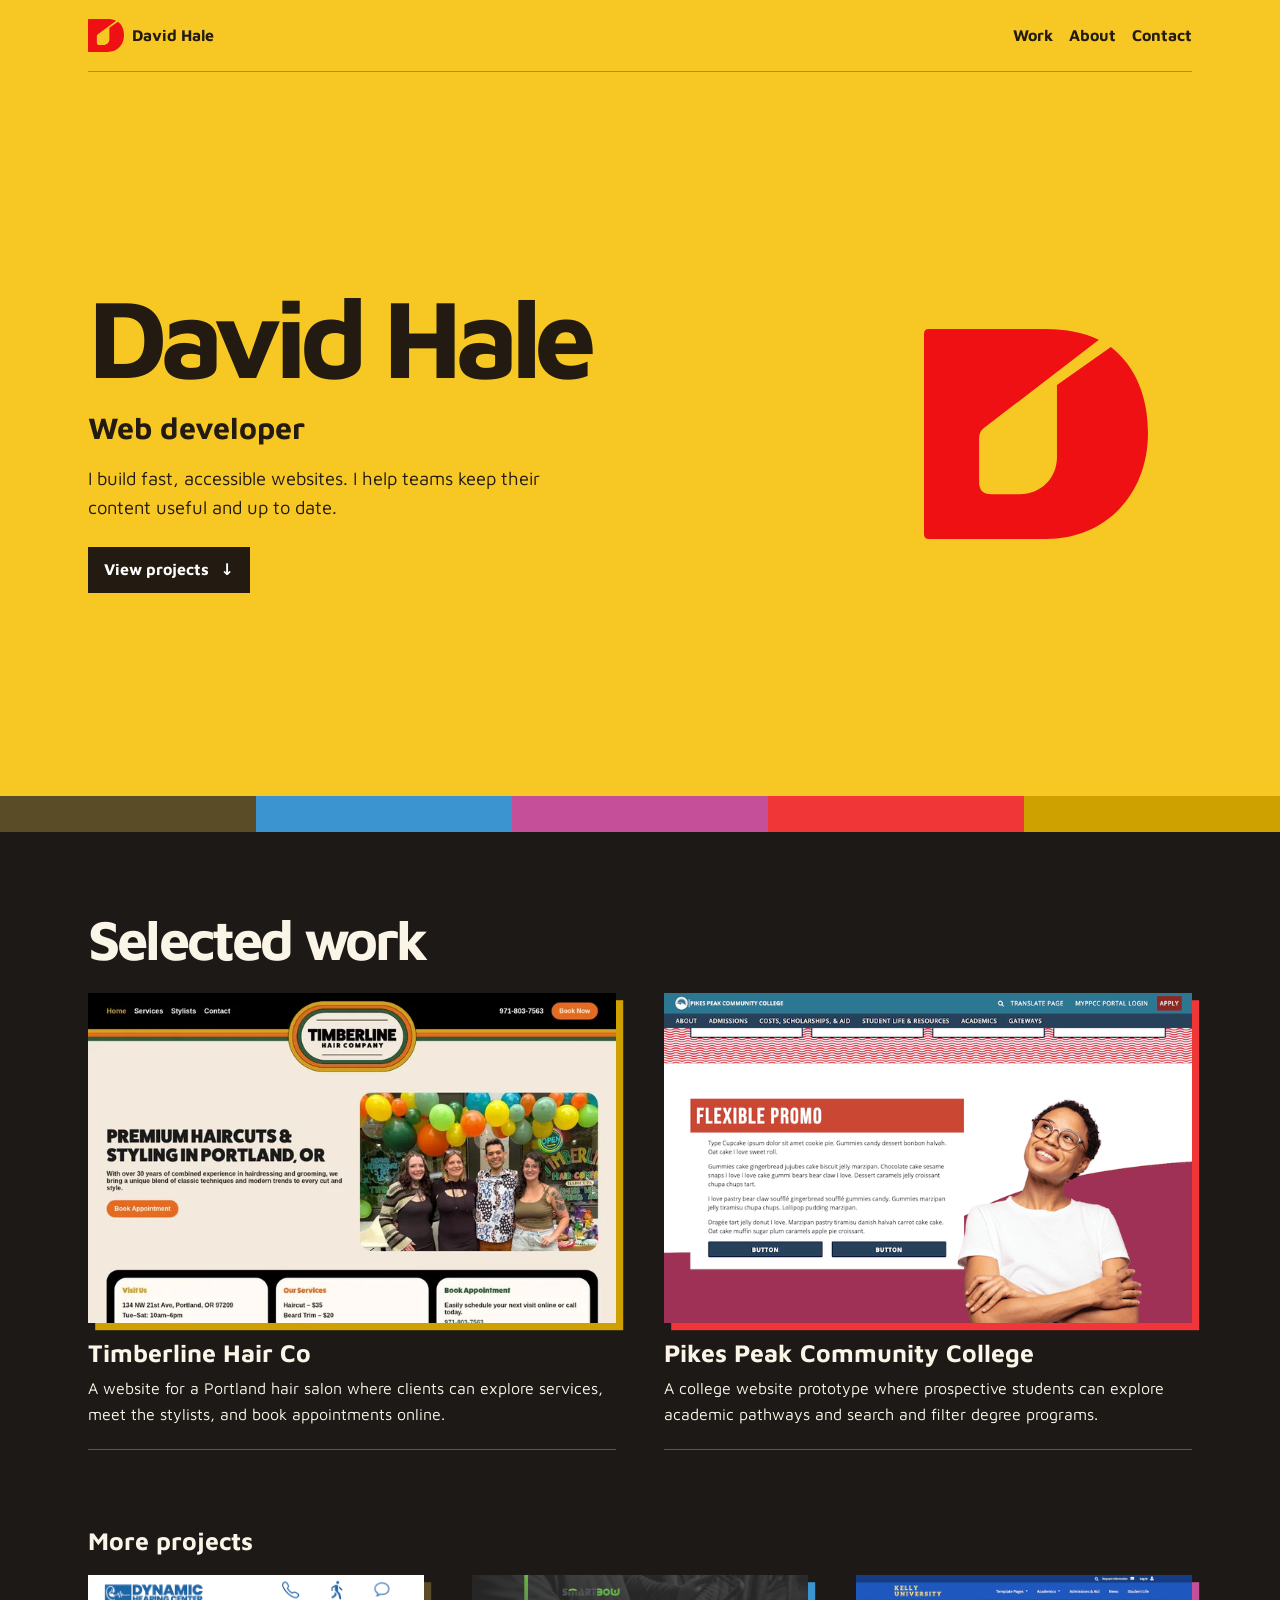
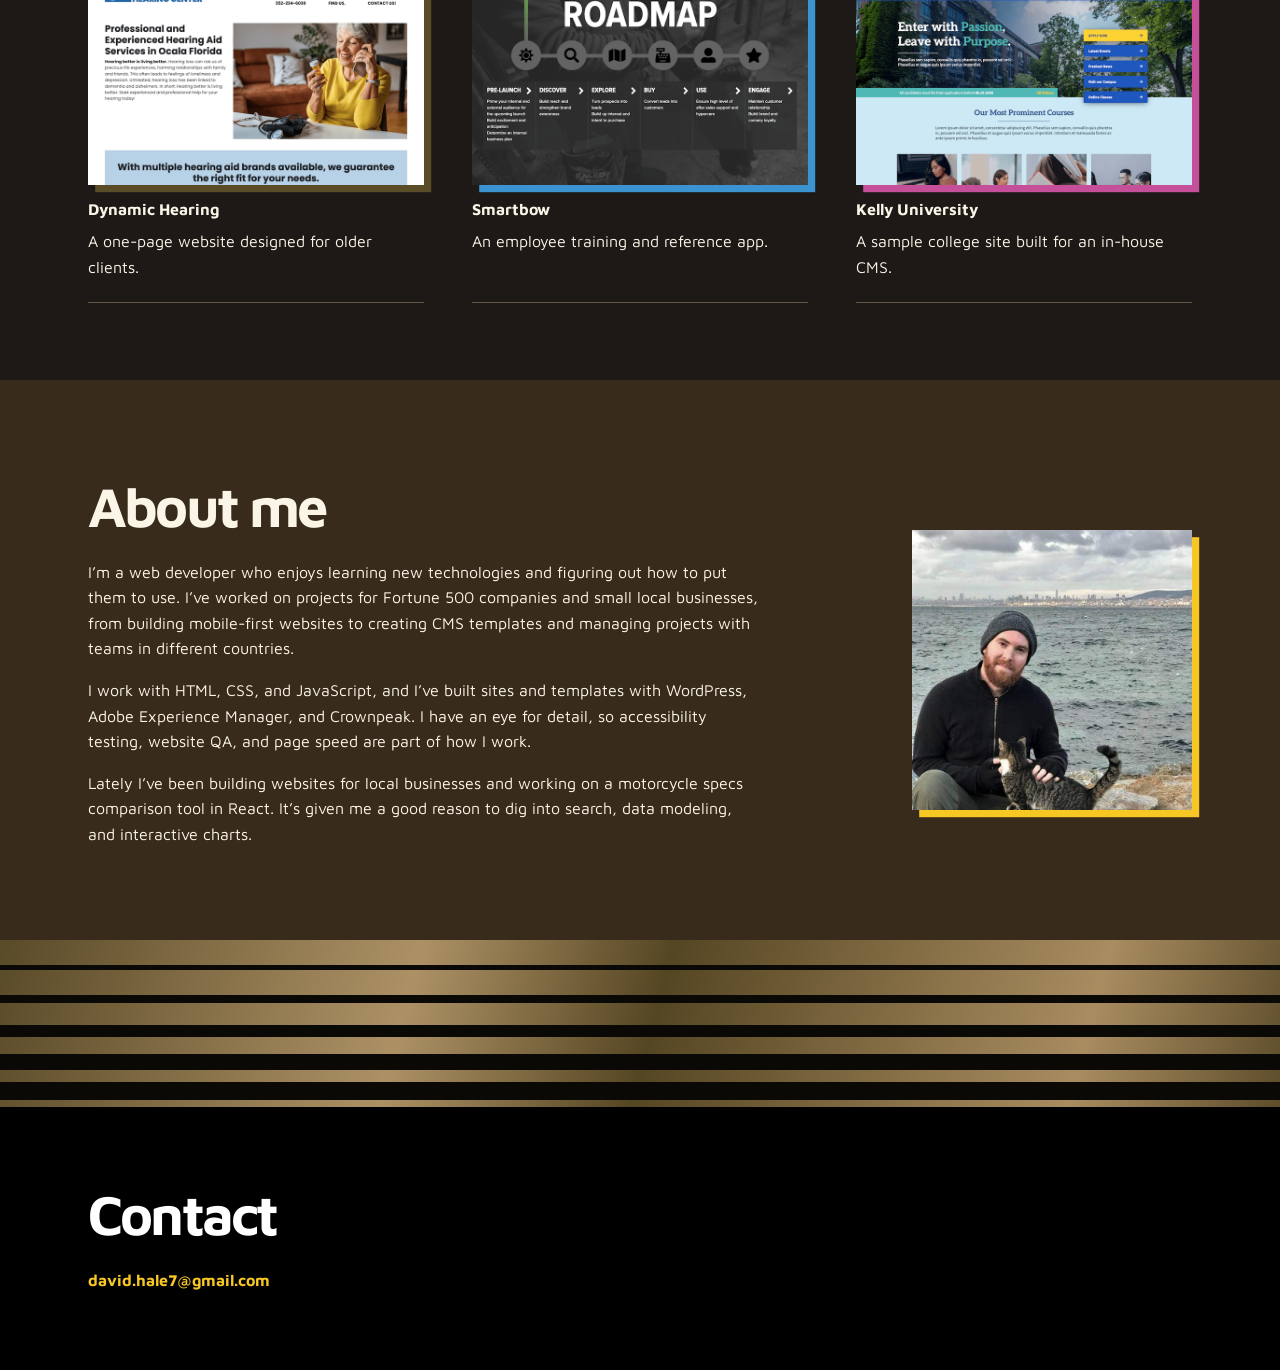
<file: index.html>
<!doctype html>
<html lang="en">
<head>
  <meta charset="utf-8">
  <meta name="viewport" content="width=device-width, initial-scale=1">
  <meta name="description" content="David Hale, web developer in Gresham, Oregon. Selected work in accessible websites, CMS templates, and content management.">
  <meta property="og:title" content="David Hale | Web Developer">
  <meta property="og:description" content="Selected work in web development, accessibility, and content management.">
  <meta property="og:image" content="https://david-hale.dev/assets/img/thumbnail.png">
  <title>David Hale | Web Developer</title>
  <link rel="icon" href="assets/img/dev-icon-dark.png">
  <link rel="stylesheet" href="css/portfolio.css">
</head>
<body>
  <a class="skip" href="#main">Skip to content</a>
  <header class="hero">
    <div class="wrap">
      <nav class="top" aria-label="Main navigation">
        <a class="brand" href="./"><img src="assets/img/logo.svg" alt="" width="36" height="36"> David Hale</a>
        <button class="nav-toggle" type="button" aria-label="Menu" aria-controls="main-menu" aria-expanded="false" hidden>
          <svg width="24" height="24" viewBox="0 0 24 24" fill="none" stroke="currentColor" stroke-width="2" aria-hidden="true"><path d="M3 6h18M3 12h18M3 18h18"></path></svg>
        </button>
        <div class="nav-links" id="main-menu"><a href="#work">Work</a><a href="#about">About</a><a href="#contact">Contact</a></div>
      </nav>
      <div class="hero-content">
        <div>
          <h1>David Hale</h1>
          <p class="role">Web developer</p>
          <p class="intro">I build fast, accessible websites. I help teams keep their content useful and up to date.</p>
          <a class="button" href="#work">View projects <span aria-hidden="true">↓</span></a>
        </div>
        <img class="hero-mark" src="assets/img/logo.svg" alt="" width="220" height="220">
      </div>
    </div>
    <div class="stripes" aria-hidden="true"></div>
  </header>
  <main id="main" tabindex="-1">
    <section class="wrap section" id="work">
      <h2>Selected work</h2>
      <div class="featured">
        <article class="card">
          <a class="project-image-link" href="timberline.html" aria-label="View Timberline Hair Co project"><img class="project-image" src="assets/img/timberline.webp" alt="Timberline Hair Co homepage showing the salon team and booking link" width="720" height="450"></a>
          <div class="card-body">
            <h3><a href="timberline.html">Timberline Hair Co</a></h3>
            <p>A website for a Portland hair salon where clients can explore services, meet the stylists, and book appointments online.</p>
          </div>
        </article>
        <article class="card">
          <a class="project-image-link" href="pikes-peak.html" aria-label="View Pikes Peak Community College project"><img class="project-image" src="assets/img/pikes-peak.png" alt="Pikes Peak Community College website prototype" width="720" height="450"></a>
          <div class="card-body">
            <h3><a href="pikes-peak.html">Pikes Peak Community College</a></h3>
            <p>A college website prototype where prospective students can explore academic pathways and search and filter degree programs.</p>
          </div>
        </article>
      </div>
      <h3 class="more-title">More projects</h3>
      <div class="more">
        <article class="card"><a class="project-image-link" href="dynamic-hearing.html" aria-label="View Dynamic Hearing project"><img class="project-image" src="assets/img/dynamic-hearing.png" alt="" width="720" height="450" loading="lazy"></a><div class="card-body"><h4><a href="dynamic-hearing.html">Dynamic Hearing</a></h4><p>A one-page website designed for older clients.</p></div></article>
        <article class="card"><a class="project-image-link" href="smartbow.html" aria-label="View Smartbow project"><img class="project-image" src="assets/img/smart-bow.png" alt="" width="720" height="450" loading="lazy"></a><div class="card-body"><h4><a href="smartbow.html">Smartbow</a></h4><p>An employee training and reference app.</p></div></article>
        <article class="card"><a class="project-image-link" href="kelly-university.html" aria-label="View Kelly University project"><img class="project-image" src="assets/img/kelly-university.png" alt="" width="720" height="450" loading="lazy"></a><div class="card-body"><h4><a href="kelly-university.html">Kelly University</a></h4><p>A sample college site built for an in-house CMS.</p></div></article>
      </div>
    </section>
    <section class="about section" id="about">
      <div class="wrap about-layout">
        <div>
          <h2>About me</h2>
          <p>I’m a web developer who enjoys learning new technologies and figuring out how to put them to use. I’ve worked on projects for Fortune 500 companies and small local businesses, from building mobile-first websites to creating CMS templates and managing projects with teams in different countries.</p>
          <p>I work with HTML, CSS, and JavaScript, and I’ve built sites and templates with WordPress, Adobe Experience Manager, and Crownpeak. I have an eye for detail, so accessibility testing, website QA, and page speed are part of how I work.</p>
          <p>Lately I’ve been building websites for local businesses and working on a motorcycle specs comparison tool in React. It’s given me a good reason to dig into search, data modeling, and interactive charts.</p>
        </div>
        <img src="assets/img/profile-image.jpeg" alt="David Hale" width="280" height="280" loading="lazy">
      </div>
    </section>
  </main>
  <footer class="wrap section contact" id="contact">
    <h2>Contact</h2>
    <a class="text-link" href="mailto:david.hale7@gmail.com">david.hale7@gmail.com</a>
  </footer>
  <script>
    const menuToggle = document.querySelector('.nav-toggle');
    const mainMenu = document.getElementById('main-menu');
    const mobileNav = window.matchMedia('(max-width: 40rem)');

    function closeMenu() {
      menuToggle.setAttribute('aria-expanded', 'false');
    }

    menuToggle.hidden = false;
    menuToggle.addEventListener('click', () => {
      menuToggle.setAttribute('aria-expanded', String(menuToggle.getAttribute('aria-expanded') === 'false'));
    });
    menuToggle.closest('nav').addEventListener('keydown', event => {
      if (event.key === 'Escape' && mobileNav.matches && menuToggle.getAttribute('aria-expanded') === 'true') {
        closeMenu();
        menuToggle.focus();
      }
    });
    mainMenu.addEventListener('click', event => {
      const link = event.target.closest('a');
      if (!link || !mobileNav.matches) return;
      const target = document.querySelector(link.hash);
      if (target) {
        target.setAttribute('tabindex', '-1');
        target.focus({ preventScroll: true });
      }
      closeMenu();
    });
    mobileNav.addEventListener('change', closeMenu);
  </script>
</body>
</html>
</file>
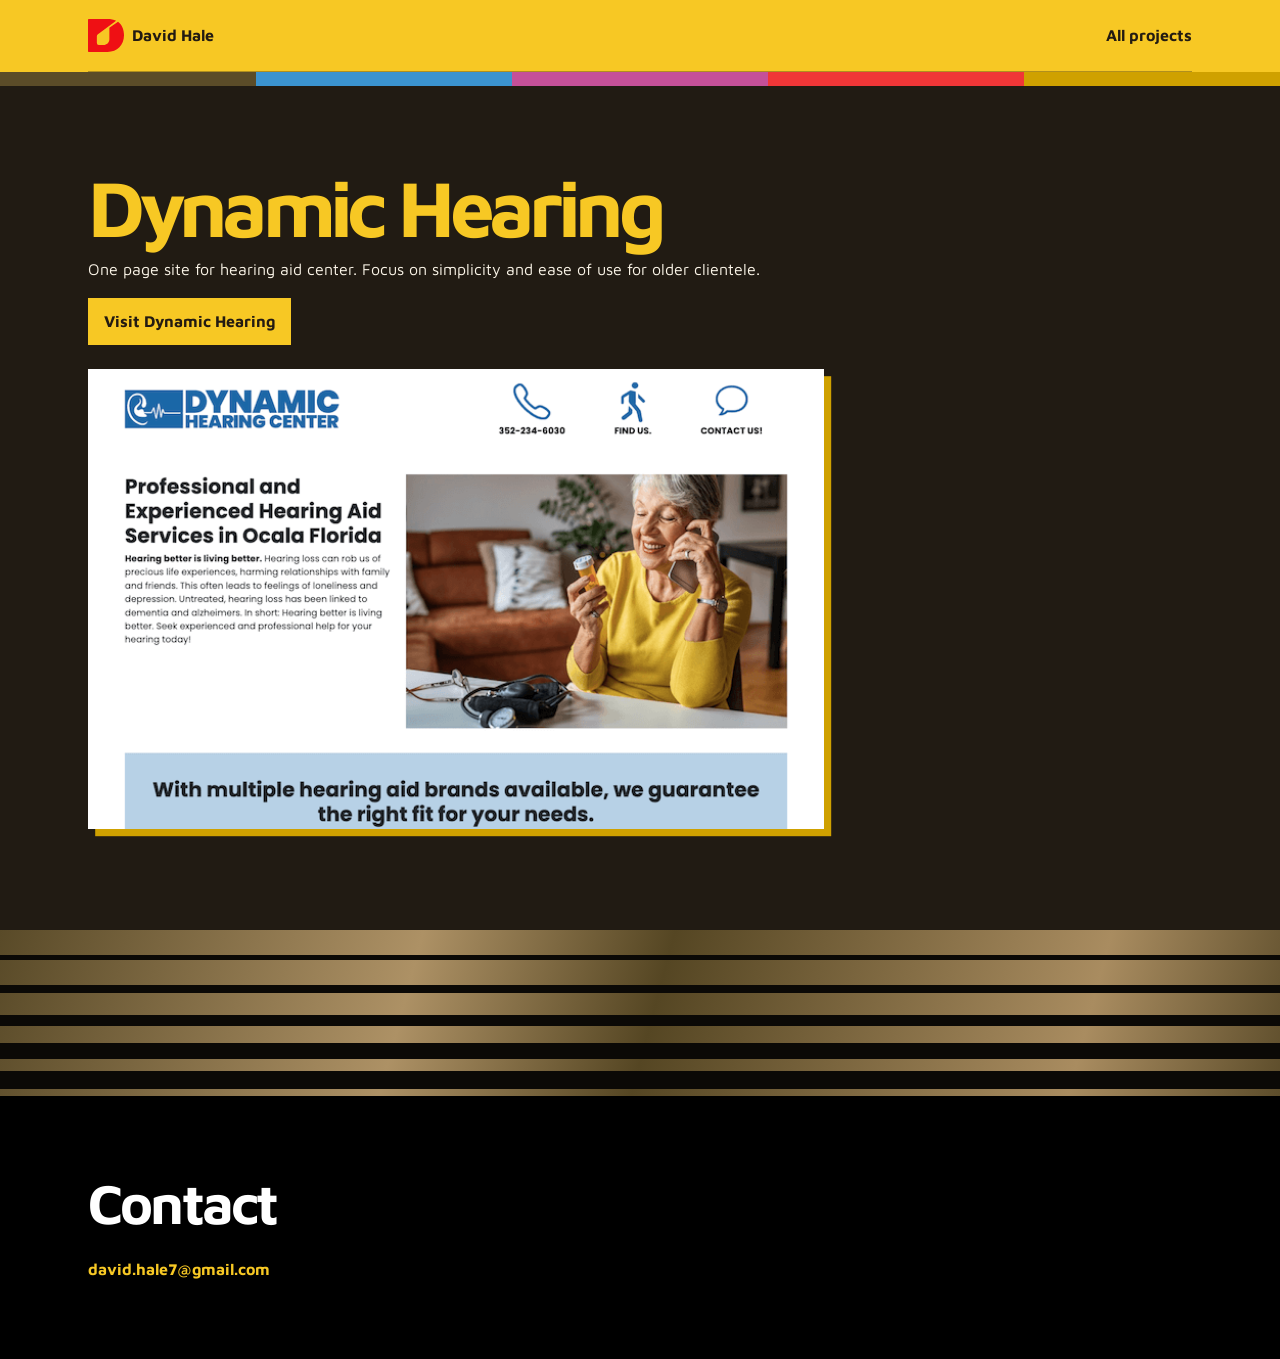
<file: dynamic-hearing.html>
<!doctype html>
<html lang="en">
<head>
  <meta charset="utf-8">
  <meta name="viewport" content="width=device-width, initial-scale=1">
  <meta name="description" content="Dynamic Hearing project by David Hale.">
  <title>Dynamic Hearing | David Hale</title>
  <link rel="icon" href="assets/img/dev-icon-dark.png">
  <link rel="stylesheet" href="css/portfolio.css">
</head>
<body class="project-page">
  <a class="skip" href="#main">Skip to content</a>
  <header class="hero">
    <nav class="wrap top" aria-label="Portfolio navigation">
      <a class="brand" href="./"><img src="assets/img/logo.svg" alt="" width="36" height="36"> David Hale</a>
      <a href="index.html#work">All projects</a>
    </nav>
    <div class="stripes" aria-hidden="true"></div>
  </header>
  <main class="wrap section" id="main" tabindex="-1">
    <article class="project-copy">
      <h1>Dynamic Hearing</h1>
      <p>One page site for hearing aid center. Focus on simplicity and ease of use for older clientele.</p>
      <p><a class="button" href="https://www.dynamichearingocala.com/" target="_blank" rel="noopener">Visit Dynamic Hearing</a></p>
      <img class="project-image" src="assets/img/dynamic-hearing.png" alt="Dynamic Hearing website screenshot" width="720" height="450">
    </article>
  </main>
  <div class="bronze-divider" aria-hidden="true"></div>
  <footer class="wrap section contact" id="contact">
    <h2>Contact</h2>
    <a class="text-link" href="mailto:david.hale7@gmail.com">david.hale7@gmail.com</a>
  </footer>
</body>
</html>
</file>
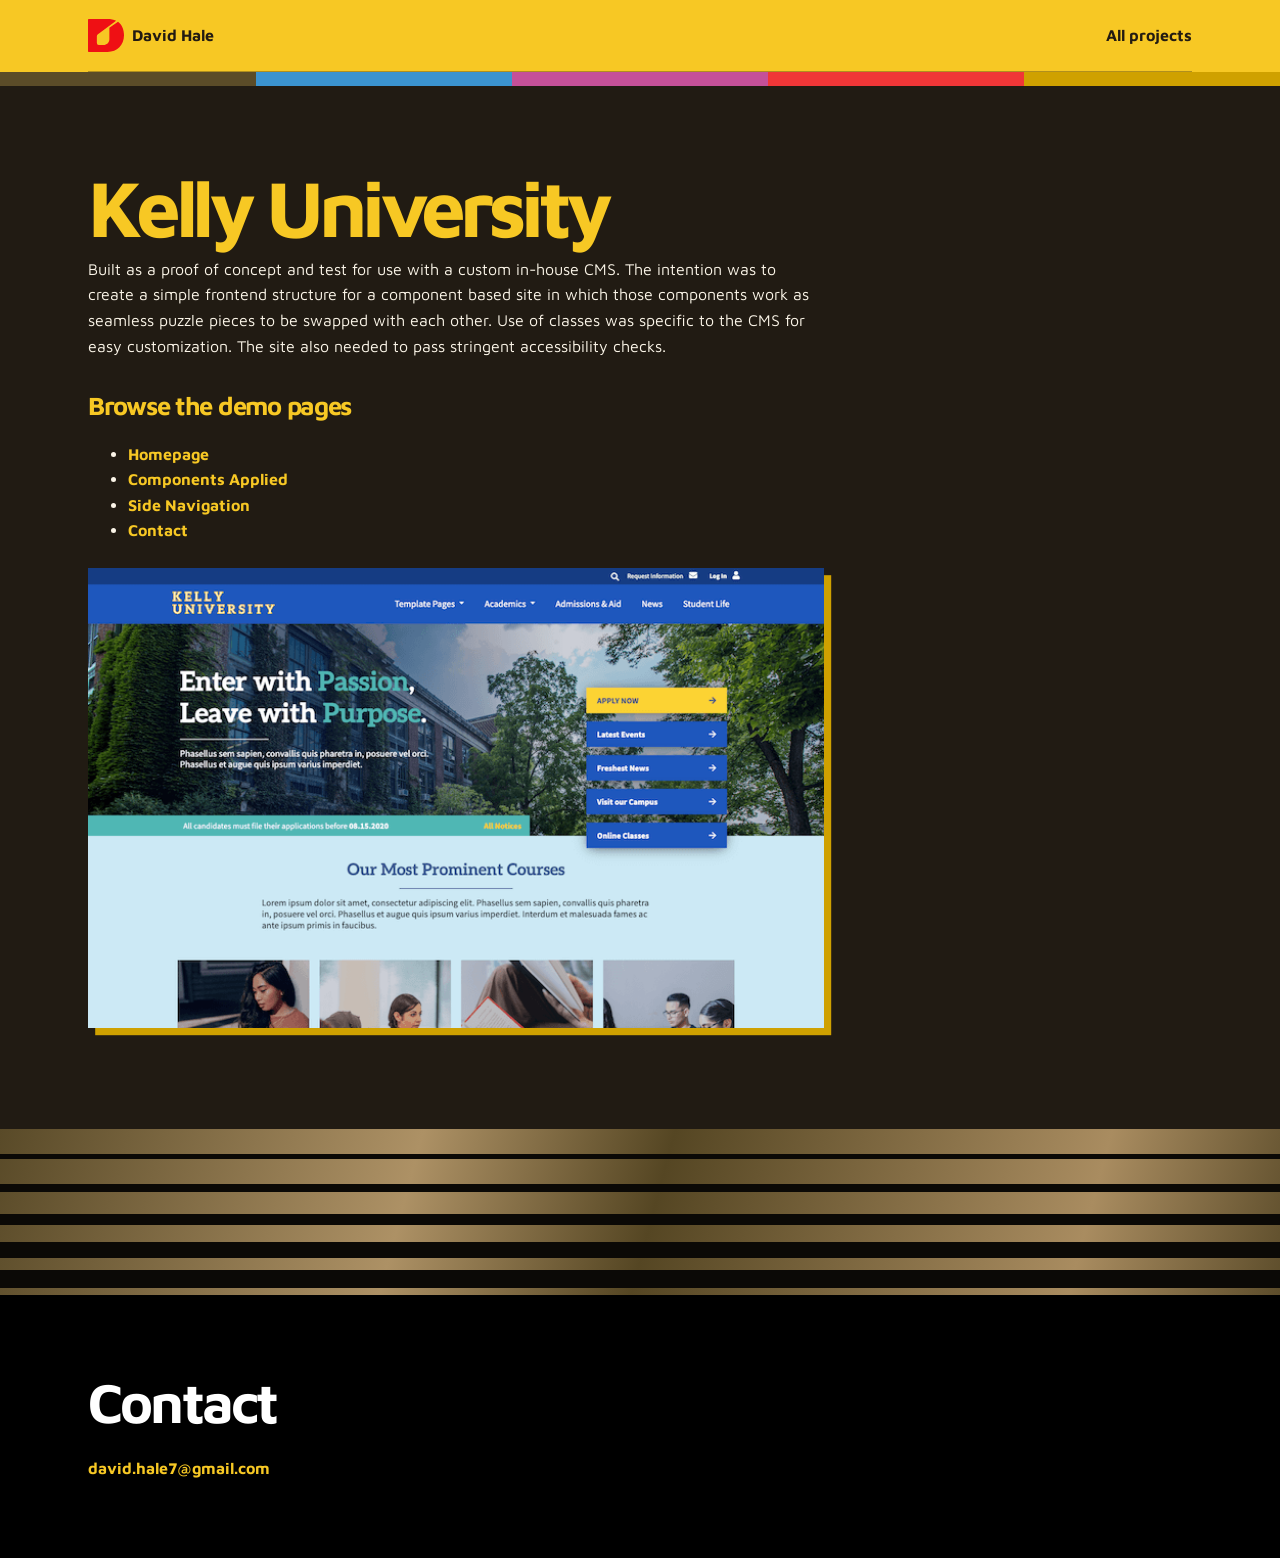
<file: kelly-university.html>
<!doctype html>
<html lang="en">
<head>
  <meta charset="utf-8">
  <meta name="viewport" content="width=device-width, initial-scale=1">
  <meta name="description" content="Kelly University project by David Hale.">
  <title>Kelly University | David Hale</title>
  <link rel="icon" href="assets/img/dev-icon-dark.png">
  <link rel="stylesheet" href="css/portfolio.css">
</head>
<body class="project-page">
  <a class="skip" href="#main">Skip to content</a>
  <header class="hero">
    <nav class="wrap top" aria-label="Portfolio navigation">
      <a class="brand" href="./"><img src="assets/img/logo.svg" alt="" width="36" height="36"> David Hale</a>
      <a href="index.html#work">All projects</a>
    </nav>
    <div class="stripes" aria-hidden="true"></div>
  </header>
  <main class="wrap section" id="main" tabindex="-1">
    <article class="project-copy">
      <h1>Kelly University</h1>
      <p>Built as a proof of concept and test for use with a custom in-house CMS. The intention was to create a simple frontend structure for a component based site in which those components work as seamless puzzle pieces to be swapped with each other. Use of classes was specific to the CMS for easy customization. The site also needed to pass stringent accessibility checks.</p>
      <h2>Browse the demo pages</h2>
      <ul>
        <li><a href="https://phuzisham.github.io/mock-university-one/" target="_blank" rel="noopener">Homepage</a></li>
        <li><a href="https://phuzisham.github.io/mock-university-one/components-applied.html" target="_blank" rel="noopener">Components Applied</a></li>
        <li><a href="https://phuzisham.github.io/mock-university-one/side-nav.html" target="_blank" rel="noopener">Side Navigation</a></li>
        <li><a href="https://phuzisham.github.io/mock-university-one/information-request.html" target="_blank" rel="noopener">Contact</a></li>
      </ul>
      <img class="project-image" src="assets/img/kelly-university.png" alt="Kelly University website screenshot" width="720" height="450">
    </article>
  </main>
  <div class="bronze-divider" aria-hidden="true"></div>
  <footer class="wrap section contact" id="contact">
    <h2>Contact</h2>
    <a class="text-link" href="mailto:david.hale7@gmail.com">david.hale7@gmail.com</a>
  </footer>
</body>
</html>
</file>
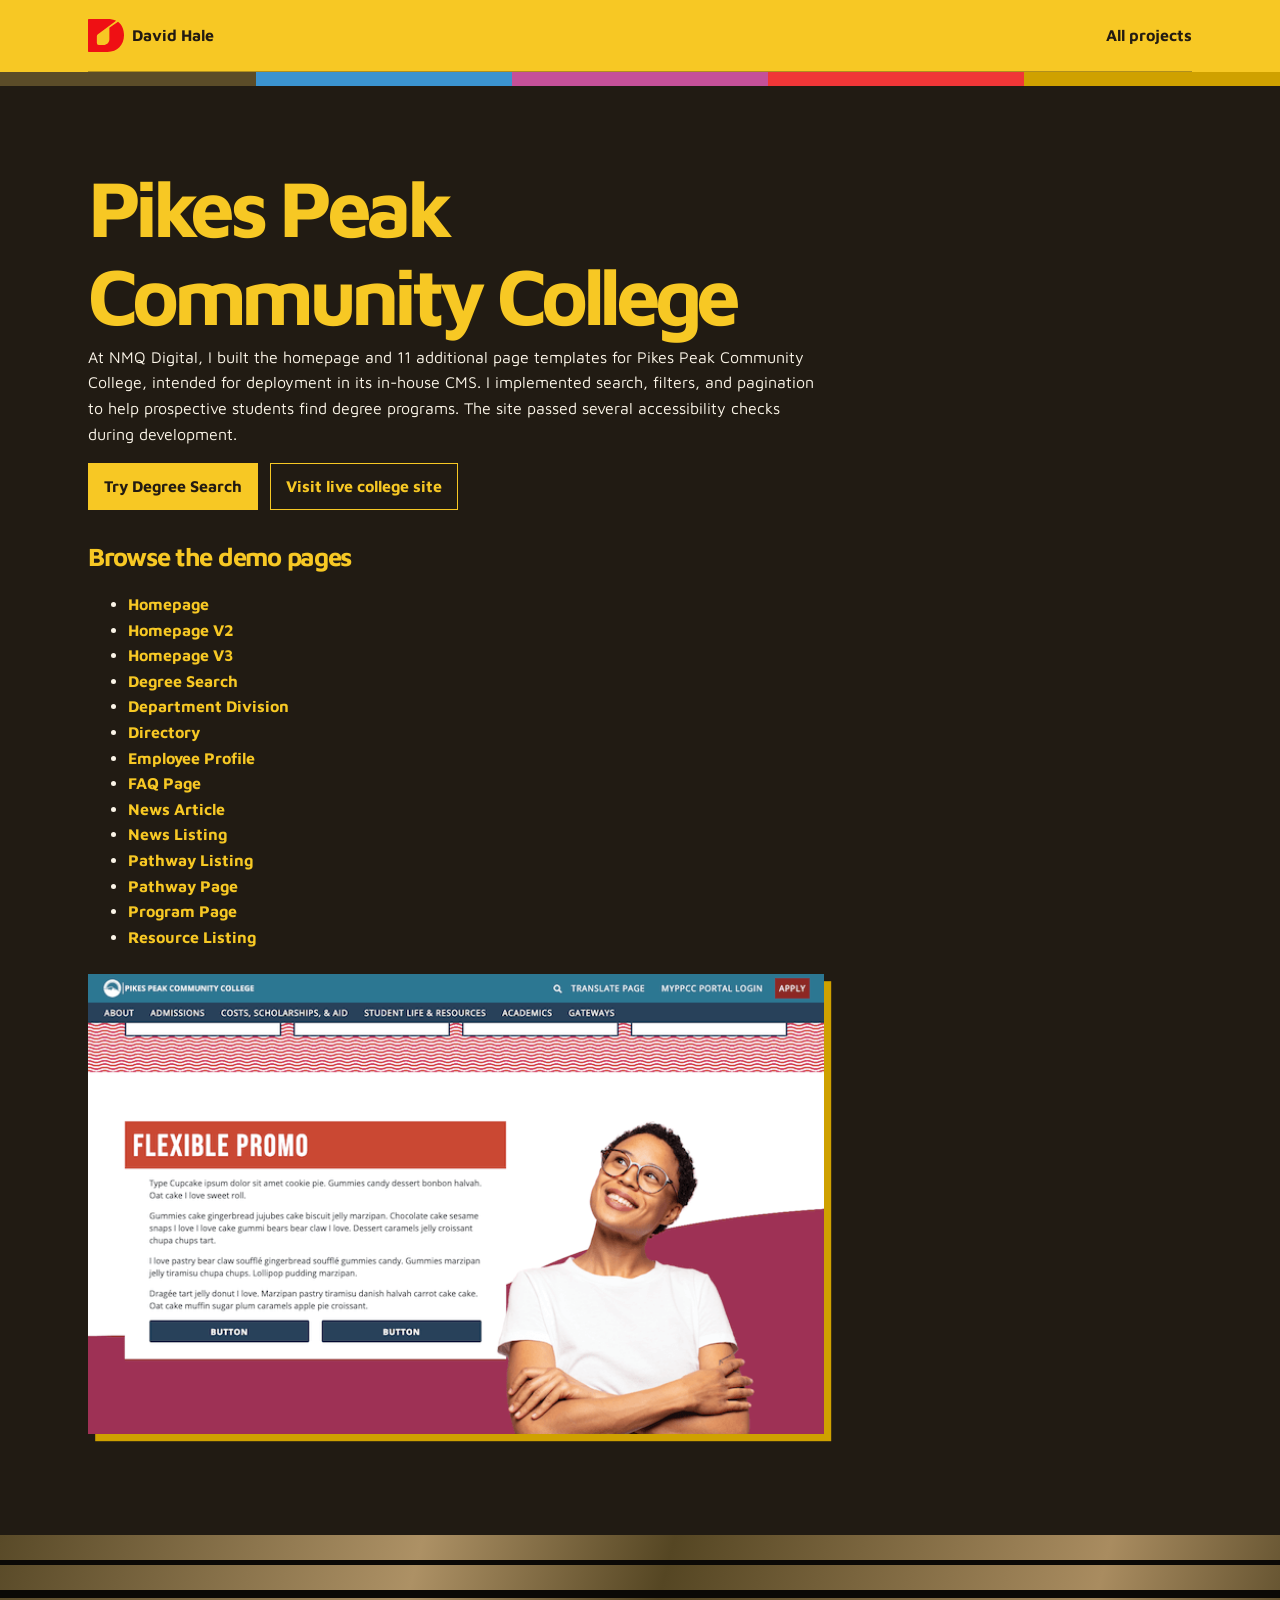
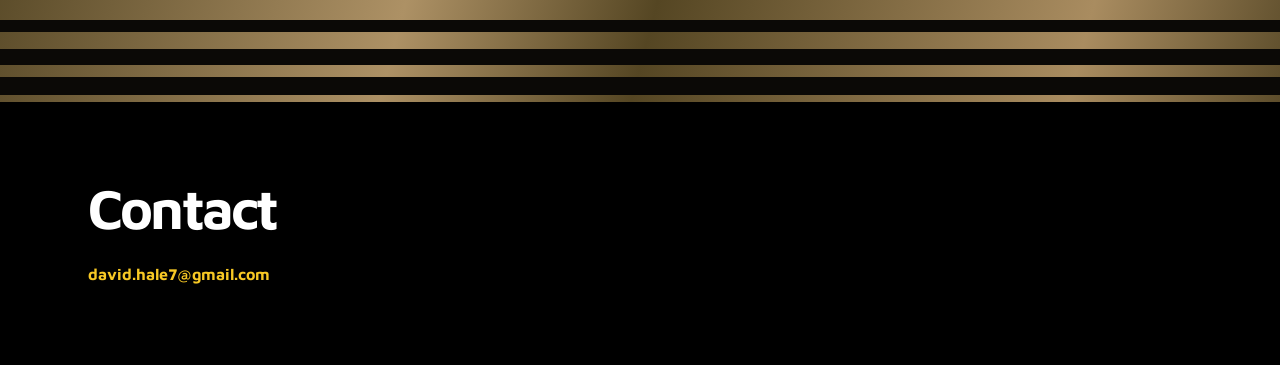
<file: pikes-peak.html>
<!doctype html>
<html lang="en">
<head>
  <meta charset="utf-8">
  <meta name="viewport" content="width=device-width, initial-scale=1">
  <meta name="description" content="CMS templates and degree search built at NMQ Digital.">
  <title>Pikes Peak Community College | David Hale</title>
  <link rel="icon" href="assets/img/dev-icon-dark.png">
  <link rel="stylesheet" href="css/portfolio.css">
</head>
<body class="project-page">
  <a class="skip" href="#main">Skip to content</a>
  <header class="hero">
    <nav class="wrap top" aria-label="Portfolio navigation">
      <a class="brand" href="./"><img src="assets/img/logo.svg" alt="" width="36" height="36"> David Hale</a>
      <a href="index.html#work">All projects</a>
    </nav>
    <div class="stripes" aria-hidden="true"></div>
  </header>
  <main class="wrap section" id="main" tabindex="-1">
    <article class="project-copy">
      <h1>Pikes Peak Community College</h1>
      <p>At NMQ Digital, I built the homepage and 11 additional page templates for Pikes Peak Community College, intended for deployment in its in-house CMS. I implemented search, filters, and pagination to help prospective students find degree programs. The site passed several accessibility checks during development.</p>
      <div class="project-actions">
        <a class="button" href="https://phuzisham.gitlab.io/pikes-peak/degree-search.html" target="_blank" rel="noopener">Try Degree Search</a>
        <a class="button button-outline" href="https://www.pikespeak.edu/" target="_blank" rel="noopener">Visit live college site</a>
      </div>
      <h2>Browse the demo pages</h2>
      <ul>
        <li><a href="https://phuzisham.gitlab.io/pikes-peak/" target="_blank" rel="noopener">Homepage</a></li>
        <li><a href="https://phuzisham.gitlab.io/pikes-peak/index-two.html" target="_blank" rel="noopener">Homepage V2</a></li>
        <li><a href="https://phuzisham.gitlab.io/pikes-peak/index-three.html" target="_blank" rel="noopener">Homepage V3</a></li>
        <li><a href="https://phuzisham.gitlab.io/pikes-peak/degree-search.html" target="_blank" rel="noopener">Degree Search</a></li>
        <li><a href="https://phuzisham.gitlab.io/pikes-peak/department-division.html" target="_blank" rel="noopener">Department Division</a></li>
        <li><a href="https://phuzisham.gitlab.io/pikes-peak/directory.html" target="_blank" rel="noopener">Directory</a></li>
        <li><a href="https://phuzisham.gitlab.io/pikes-peak/employee-profile.html" target="_blank" rel="noopener">Employee Profile</a></li>
        <li><a href="https://phuzisham.gitlab.io/pikes-peak/faq-page.html" target="_blank" rel="noopener">FAQ Page</a></li>
        <li><a href="https://phuzisham.gitlab.io/pikes-peak/news-article.html" target="_blank" rel="noopener">News Article</a></li>
        <li><a href="https://phuzisham.gitlab.io/pikes-peak/news-listing.html" target="_blank" rel="noopener">News Listing</a></li>
        <li><a href="https://phuzisham.gitlab.io/pikes-peak/pathway-listing.html" target="_blank" rel="noopener">Pathway Listing</a></li>
        <li><a href="https://phuzisham.gitlab.io/pikes-peak/pathway-page.html" target="_blank" rel="noopener">Pathway Page</a></li>
        <li><a href="https://phuzisham.gitlab.io/pikes-peak/program-page.html" target="_blank" rel="noopener">Program Page</a></li>
        <li><a href="https://phuzisham.gitlab.io/pikes-peak/resource-listing.html" target="_blank" rel="noopener">Resource Listing</a></li>
      </ul>
      <img class="project-image" src="assets/img/pikes-peak.png" alt="Pikes Peak Community College website prototype" width="720" height="450">
    </article>
  </main>
  <div class="bronze-divider" aria-hidden="true"></div>
  <footer class="wrap section contact" id="contact">
    <h2>Contact</h2>
    <a class="text-link" href="mailto:david.hale7@gmail.com">david.hale7@gmail.com</a>
  </footer>
</body>
</html>
</file>
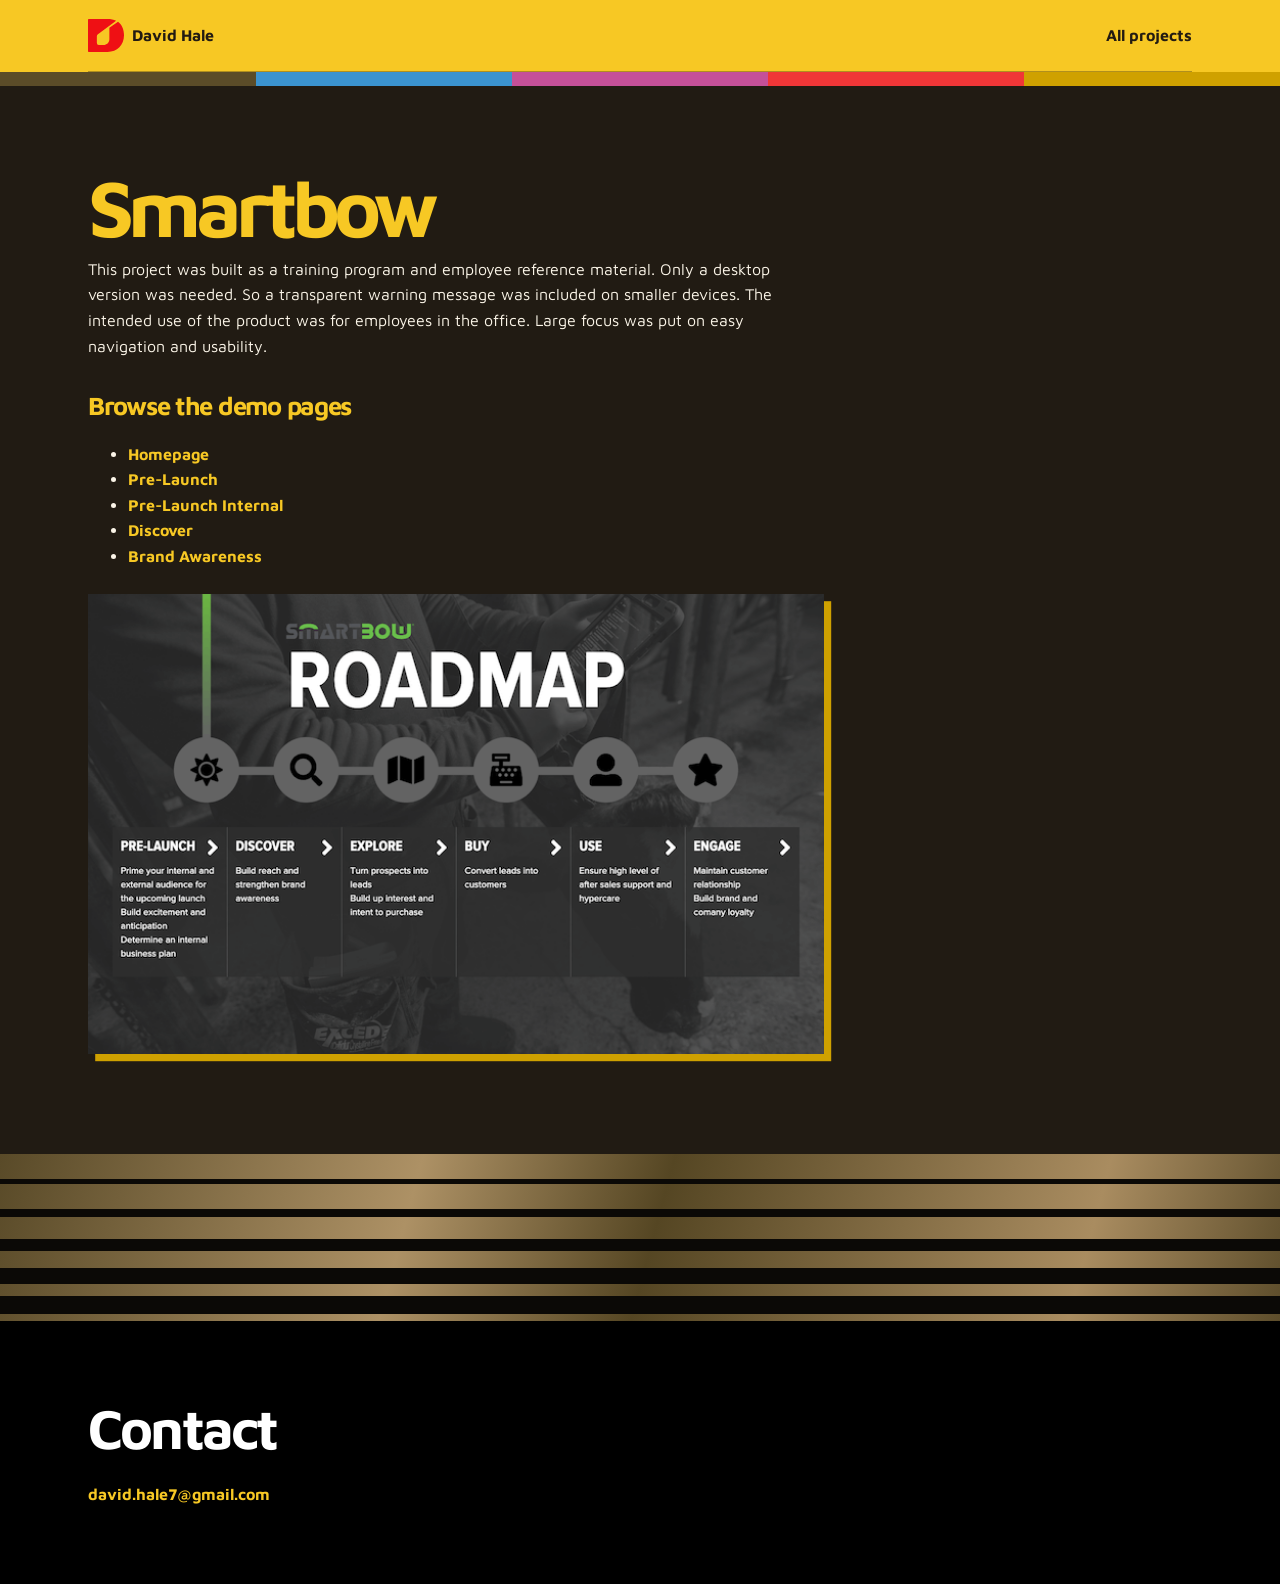
<file: smartbow.html>
<!doctype html>
<html lang="en">
<head>
  <meta charset="utf-8">
  <meta name="viewport" content="width=device-width, initial-scale=1">
  <meta name="description" content="Smartbow project by David Hale.">
  <title>Smartbow | David Hale</title>
  <link rel="icon" href="assets/img/dev-icon-dark.png">
  <link rel="stylesheet" href="css/portfolio.css">
</head>
<body class="project-page">
  <a class="skip" href="#main">Skip to content</a>
  <header class="hero">
    <nav class="wrap top" aria-label="Portfolio navigation">
      <a class="brand" href="./"><img src="assets/img/logo.svg" alt="" width="36" height="36"> David Hale</a>
      <a href="index.html#work">All projects</a>
    </nav>
    <div class="stripes" aria-hidden="true"></div>
  </header>
  <main class="wrap section" id="main" tabindex="-1">
    <article class="project-copy">
      <h1>Smartbow</h1>
      <p>This project was built as a training program and employee reference material. Only a desktop version was needed. So a transparent warning message was included on smaller devices. The intended use of the product was for employees in the office. Large focus was put on easy navigation and usability.</p>
      <h2>Browse the demo pages</h2>
      <ul>
        <li><a href="https://phuzisham.gitlab.io/smartbow/index.html" target="_blank" rel="noopener">Homepage</a></li>
        <li><a href="https://phuzisham.gitlab.io/smartbow/pre-launch.html" target="_blank" rel="noopener">Pre-Launch</a></li>
        <li><a href="https://phuzisham.gitlab.io/smartbow/pre-launch-internal.html" target="_blank" rel="noopener">Pre-Launch Internal</a></li>
        <li><a href="https://phuzisham.gitlab.io/smartbow/discover.html" target="_blank" rel="noopener">Discover</a></li>
        <li><a href="https://phuzisham.gitlab.io/smartbow/discover-brand-awareness.html" target="_blank" rel="noopener">Brand Awareness</a></li>
      </ul>
      <img class="project-image" src="assets/img/smart-bow.png" alt="Smartbow website screenshot" width="720" height="450">
    </article>
  </main>
  <div class="bronze-divider" aria-hidden="true"></div>
  <footer class="wrap section contact" id="contact">
    <h2>Contact</h2>
    <a class="text-link" href="mailto:david.hale7@gmail.com">david.hale7@gmail.com</a>
  </footer>
</body>
</html>
</file>
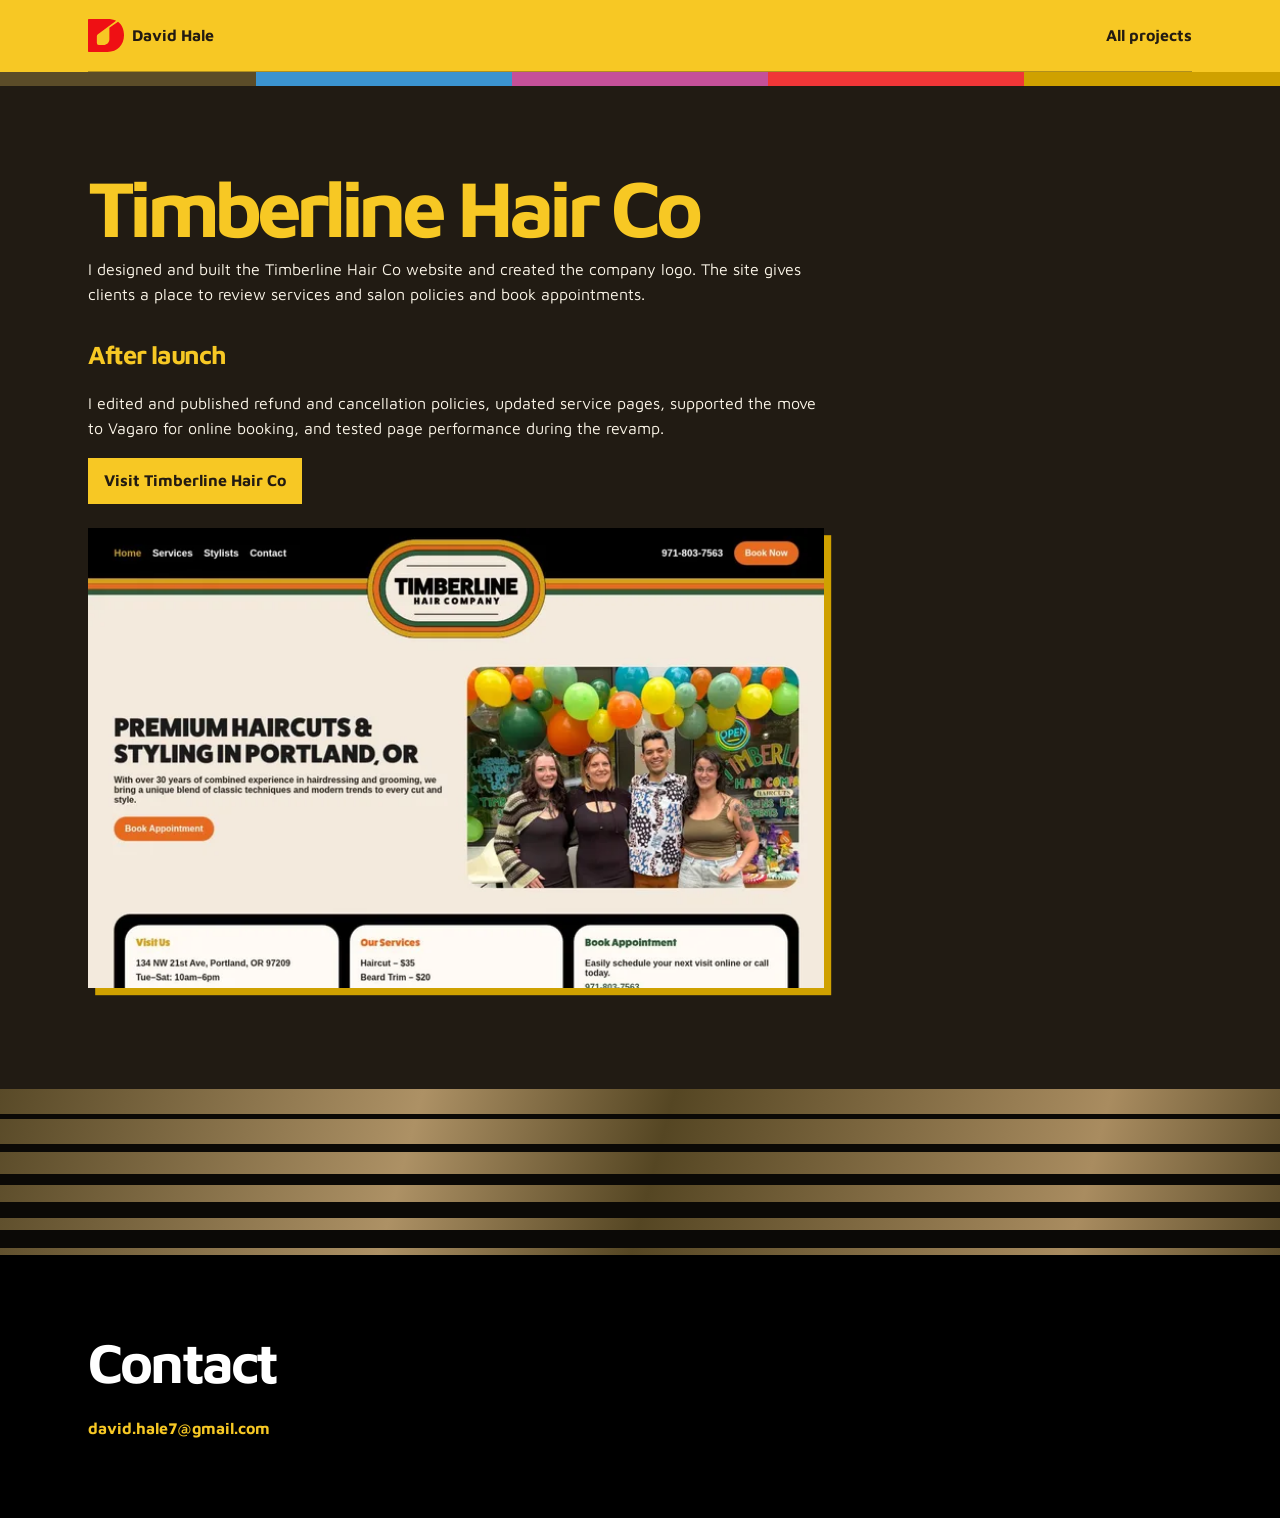
<file: timberline.html>
<!doctype html>
<html lang="en">
<head>
  <meta charset="utf-8">
  <meta name="viewport" content="width=device-width, initial-scale=1">
  <meta name="description" content="Website design, development, and content updates for Timberline Hair Co.">
  <title>Timberline Hair Co | David Hale</title>
  <link rel="icon" href="assets/img/dev-icon-dark.png">
  <link rel="stylesheet" href="css/portfolio.css">
</head>
<body class="project-page">
  <a class="skip" href="#main">Skip to content</a>
  <header class="hero">
    <nav class="wrap top" aria-label="Portfolio navigation">
      <a class="brand" href="./"><img src="assets/img/logo.svg" alt="" width="36" height="36"> David Hale</a>
      <a href="index.html#work">All projects</a>
    </nav>
    <div class="stripes" aria-hidden="true"></div>
  </header>
  <main class="wrap section" id="main" tabindex="-1">
    <article class="project-copy">
      <h1>Timberline Hair Co</h1>
      <p>I designed and built the Timberline Hair Co website and created the company logo. The site gives clients a place to review services and salon policies and book appointments.</p>
      <h2>After launch</h2>
      <p>I edited and published refund and cancellation policies, updated service pages, supported the move to Vagaro for online booking, and tested page performance during the revamp.</p>
      <p><a class="button" href="https://timberlinehair.com/" target="_blank" rel="noopener">Visit Timberline Hair Co</a></p>
      <img class="project-image" src="assets/img/timberline.webp" alt="Timberline Hair Co homepage showing the salon team and booking link" width="720" height="450">
    </article>
  </main>
  <div class="bronze-divider" aria-hidden="true"></div>
  <footer class="wrap section contact" id="contact">
    <h2>Contact</h2>
    <a class="text-link" href="mailto:david.hale7@gmail.com">david.hale7@gmail.com</a>
  </footer>
</body>
</html>
</file>
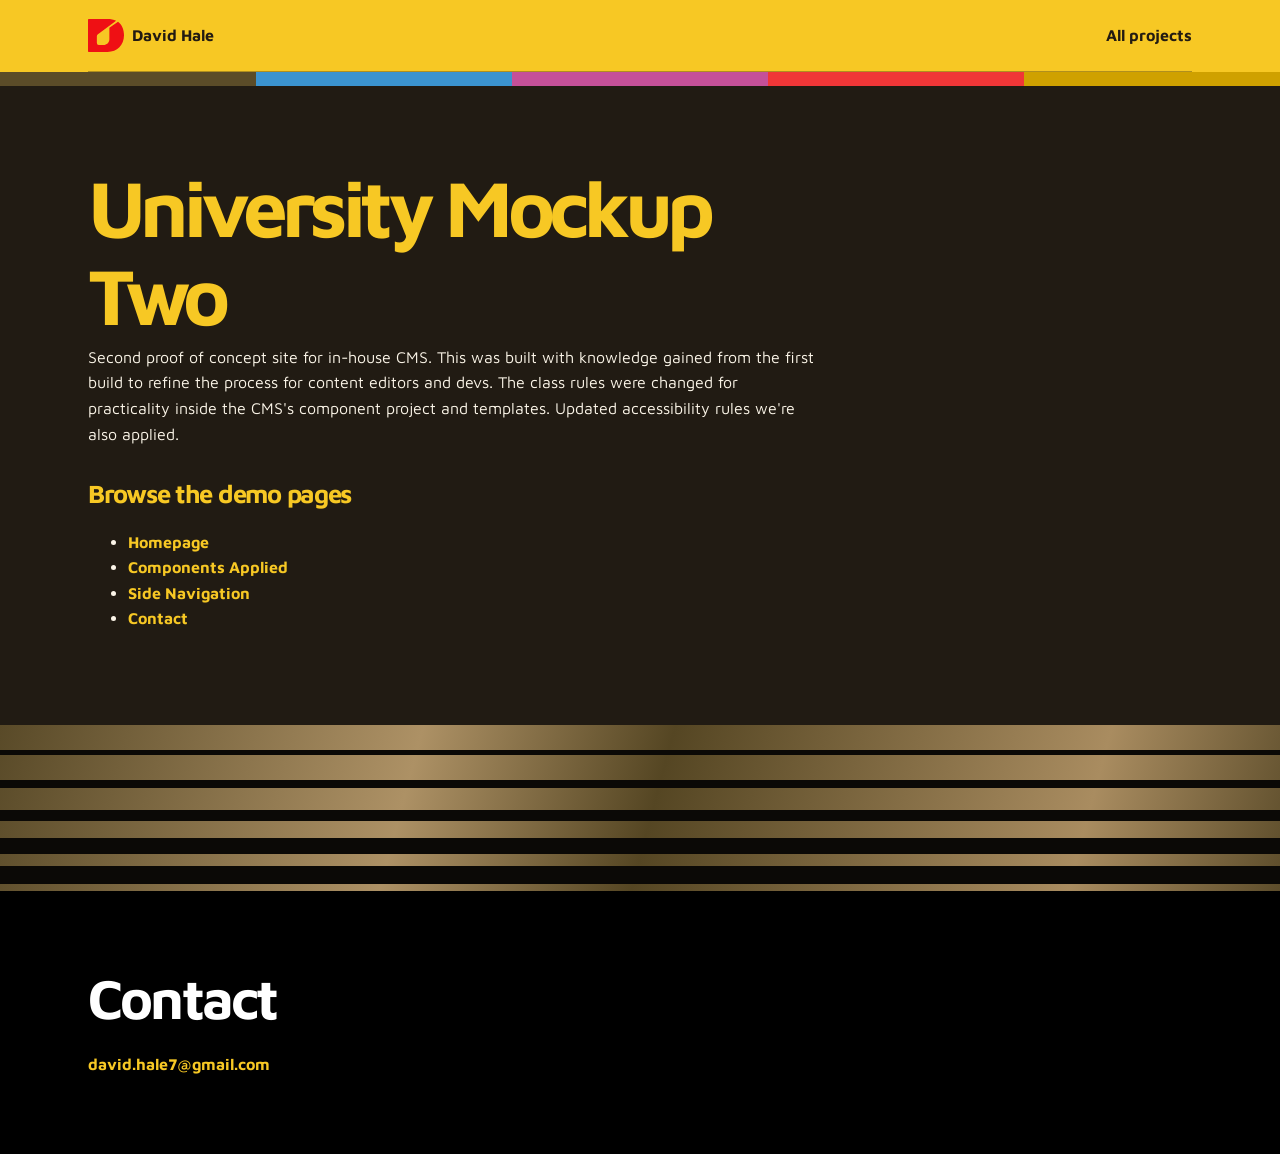
<file: university-two.html>
<!doctype html>
<html lang="en">
<head>
  <meta charset="utf-8">
  <meta name="viewport" content="width=device-width, initial-scale=1">
  <meta name="description" content="University Mockup Two project by David Hale.">
  <title>University Mockup Two | David Hale</title>
  <link rel="icon" href="assets/img/dev-icon-dark.png">
  <link rel="stylesheet" href="css/portfolio.css">
</head>
<body class="project-page">
  <a class="skip" href="#main">Skip to content</a>
  <header class="hero">
    <nav class="wrap top" aria-label="Portfolio navigation">
      <a class="brand" href="./"><img src="assets/img/logo.svg" alt="" width="36" height="36"> David Hale</a>
      <a href="index.html#work">All projects</a>
    </nav>
    <div class="stripes" aria-hidden="true"></div>
  </header>
  <main class="wrap section" id="main" tabindex="-1">
    <article class="project-copy">
      <h1>University Mockup Two</h1>
      <p>Second proof of concept site for in-house CMS. This was built with knowledge gained from the first build to refine the process for content editors and devs. The class rules were changed for practicality inside the CMS's component project and templates. Updated accessibility rules we're also applied.</p>
      <h2>Browse the demo pages</h2>
      <ul>
        <li><a href="https://phuzisham.github.io/mock-university-two/" target="_blank" rel="noopener">Homepage</a></li>
        <li><a href="https://phuzisham.github.io/mock-university-two/components-applied.html" target="_blank" rel="noopener">Components Applied</a></li>
        <li><a href="https://phuzisham.github.io/mock-university-two/side-nav.html" target="_blank" rel="noopener">Side Navigation</a></li>
        <li><a href="https://phuzisham.github.io/mock-university-two/information-request.html" target="_blank" rel="noopener">Contact</a></li>
      </ul>

    </article>
  </main>
  <div class="bronze-divider" aria-hidden="true"></div>
  <footer class="wrap section contact" id="contact">
    <h2>Contact</h2>
    <a class="text-link" href="mailto:david.hale7@gmail.com">david.hale7@gmail.com</a>
  </footer>
</body>
</html>
</file>
<file: css/portfolio.css>
@font-face {
  font-family: Maven Pro;
  src: url("../assets/fonts/MavenPro.ttf") format("truetype");
  font-display: swap;
}
:root {
  --ink: #231b12;
  --section-dark: #211b13;
  --paper: #fbf5e8;
  --yellow: #f7c824;
  --line: #d4c39e;
  --stripe-bronze: #5b4c28;
  --stripe-blue: #3b93cf;
  --stripe-magenta: #c55099;
  --stripe-red: #f03637;
  --stripe-gold: #cfa100;
}
* { box-sizing: border-box; }
@media (prefers-reduced-motion: no-preference) {
  html { scroll-behavior: smooth; }
  html:has(.skip:focus) { scroll-behavior: auto; }
}
body { margin: 0; background: var(--paper); color: var(--ink); font: 1rem/1.6 "Maven Pro", system-ui, sans-serif; }
a { color: inherit; font-weight: 700; text-decoration: none; }
a:hover { color: #ffd85b; }
.hero a:not(.button):hover,
.skip:hover { color: #67150d; }
a:focus-visible { outline: 3px solid currentColor; outline-offset: 4px; }
img { display: block; max-width: 100%; }
.wrap { width: min(100% - 2.5rem, 69rem); margin-inline: auto; }
.skip { position: absolute; z-index: 1; top: .5rem; left: .5rem; padding: .55rem 1rem; background: white; transform: translateY(-150%); }
.skip:focus { transform: none; }
.hero { background: var(--yellow); }
.hero:has(.hero-content) {
  display: flex;
  flex-direction: column;
  min-height: min(100vh, 52rem);
  min-height: min(100svh, 52rem);
}
.hero:has(.hero-content) > .wrap {
  display: flex;
  flex: 1;
  flex-direction: column;
}
.top, .nav-links, .brand { display: flex; align-items: center; gap: 1rem; }
.top { flex-wrap: wrap; min-height: 4.5rem; justify-content: space-between; border-bottom: 1px solid #231b1255; }
.brand { gap: .5rem; font-weight: 700; text-decoration: none; }
.nav-toggle { display: none; }
.nav-links { flex-wrap: wrap; }
.nav-links a { min-height: 44px; display: inline-flex; align-items: center; }
.hero-content { flex: 1; display: flex; align-items: center; justify-content: space-between; gap: 3rem; padding-block: clamp(3rem, 7vw, 6rem); }
.hero-mark { width: clamp(8rem, 23vw, 14rem); height: auto; margin-inline-end: 4%; }
h1, h2, h3, h4, p { margin-top: 0; }
h1, h2, h3, h4 { line-height: 1.1; }
h1 { font-size: clamp(3.25rem, 10vw, 7rem); letter-spacing: -.07em; margin-bottom: .35rem; }
h2 { font-size: clamp(2rem, 5vw, 3.5rem); letter-spacing: -.05em; margin-bottom: 1.4rem; }
.role { font-weight: 700; font-size: clamp(1.25rem, 4vw, 1.9rem); margin-bottom: .7rem; }
.intro { max-width: 29rem; font-size: 1.15rem; margin-bottom: 1.5rem; }
.button { display: inline-flex; gap: .7rem; padding: .65rem 1rem; background: var(--ink); color: white; text-decoration: none; font-weight: 700; }
.button:hover { background: #4c301c; color: #fff; }
.button:focus-visible { outline-color: var(--ink); }
.stripes { height: .9rem; background: linear-gradient(90deg, var(--stripe-bronze) 20%, var(--stripe-blue) 20% 40%, var(--stripe-magenta) 40% 60%, var(--stripe-red) 60% 80%, var(--stripe-gold) 80%); }
@property --stripe-edge-1 {
  syntax: "<percentage>";
  inherits: false;
  initial-value: 20%;
}
@property --stripe-edge-2 {
  syntax: "<percentage>";
  inherits: false;
  initial-value: 40%;
}
@property --stripe-edge-3 {
  syntax: "<percentage>";
  inherits: false;
  initial-value: 60%;
}
@property --stripe-edge-4 {
  syntax: "<percentage>";
  inherits: false;
  initial-value: 80%;
}
.hero:has(.hero-content) .stripes {
  height: clamp(1.25rem, 3vw, 2.25rem);
  flex-shrink: 0;
  background: linear-gradient(90deg,
    var(--stripe-bronze) 0 var(--stripe-edge-1, 20%),
    var(--stripe-blue) var(--stripe-edge-1, 20%) var(--stripe-edge-2, 40%),
    var(--stripe-magenta) var(--stripe-edge-2, 40%) var(--stripe-edge-3, 60%),
    var(--stripe-red) var(--stripe-edge-3, 60%) var(--stripe-edge-4, 80%),
    var(--stripe-gold) var(--stripe-edge-4, 80%) 100%);
}
@media (prefers-reduced-motion: no-preference) {
  .hero:has(.hero-content) .stripes {
    animation: shift-color-bars 4.8s ease-in-out;
  }
  @keyframes shift-color-bars {
    0% {
      --stripe-edge-1: 20%;
      --stripe-edge-2: 40%;
      --stripe-edge-3: 60%;
      --stripe-edge-4: 80%;
    }
    20% {
      --stripe-edge-1: 16%;
      --stripe-edge-2: 43%;
      --stripe-edge-3: 57%;
      --stripe-edge-4: 85%;
    }
    42% {
      --stripe-edge-1: 24%;
      --stripe-edge-2: 37%;
      --stripe-edge-3: 65%;
      --stripe-edge-4: 77%;
    }
    64% {
      --stripe-edge-1: 18%;
      --stripe-edge-2: 46%;
      --stripe-edge-3: 61%;
      --stripe-edge-4: 83%;
    }
    82% {
      --stripe-edge-1: 23%;
      --stripe-edge-2: 39%;
      --stripe-edge-3: 56%;
      --stripe-edge-4: 76%;
    }
    100% {
      --stripe-edge-1: 20%;
      --stripe-edge-2: 40%;
      --stripe-edge-3: 60%;
      --stripe-edge-4: 80%;
    }
  }
}
.section { padding-block: clamp(2.5rem, 6vw, 5rem); }
main:has(> #work) {
  background: #1c1916;
  color: var(--paper);
}
.featured, .more { display: grid; gap: clamp(1.5rem, 4vw, 3rem); }
.featured { grid-template-columns: repeat(2, minmax(0, 1fr)); }
.more { grid-template-columns: repeat(3, minmax(0, 1fr)); }
.card {
  --frame-accent: var(--stripe-bronze);
  min-width: 0;
  border-bottom: 1px solid #655745;
}
.featured .card:first-child { --frame-accent: var(--stripe-gold); }
.featured .card:nth-child(2) { --frame-accent: var(--stripe-red); }
.more .card:nth-child(2) { --frame-accent: var(--stripe-blue); }
.more .card:nth-child(3) { --frame-accent: var(--stripe-magenta); }
.card .project-image {
  border: 0;
  box-shadow: .45rem .45rem 0 var(--frame-accent);
}
#work a:focus-visible { color: var(--yellow); }
.project-image { width: 100%; height: auto; aspect-ratio: 8 / 5; object-fit: cover; object-position: top; border-bottom: 1px solid var(--line); }
.card-body { padding: 1rem 0 1.35rem; }
.card-body h3 { font-size: 1.55rem; }
.card-body h3, .card-body h4 { margin-bottom: .65rem; }
.card-body p:last-child { margin-bottom: 0; }
.more-title { font-size: 1.55rem; margin: clamp(2.75rem, 6vw, 5rem) 0 1.3rem; }
.project-image-link { display: block; }
.project-image-link:hover .project-image,
.project-image-link:focus-visible .project-image {
  box-shadow: .6rem .6rem 0 var(--frame-accent);
}
.text-link, .project-copy li a { color: var(--yellow); }
.text-link:hover, .project-copy li a:hover { color: #fff; }
.about {
  background: #392b1c;
  color: var(--paper);
  padding-top: clamp(3rem, 8vw, 6rem);
  padding-bottom: 0;
}
.about::after {
  content: "";
  margin-top: clamp(2.5rem, 6vw, 5rem);
}
.about::after,
.bronze-divider {
  display: block;
  height: clamp(5rem, 13vw, 15rem);
  background:
    linear-gradient(to bottom,
      transparent 0 15%, #0b0906 15% 18%,
      transparent 18% 33%, #0b0906 33% 38%,
      transparent 38% 51%, #0b0906 51% 58%,
      transparent 58% 68%, #0b0906 68% 78%,
      transparent 78% 85%, #0b0906 85% 96%,
      transparent 96%),
    linear-gradient(105deg, #594a28, #ad9165 32%, #554623 51%, #a98c60 84%, #5d4d2b);
}
.about-layout { display: flex; align-items: center; justify-content: space-between; gap: clamp(2rem, 6vw, 5rem); }
.about-layout p { max-width: 42rem; }
.about-layout img { width: clamp(13rem, 25vw, 17.5rem); height: auto; aspect-ratio: 1; flex-shrink: 0; object-fit: cover; box-shadow: .45rem .45rem 0 var(--yellow); }
.contact#contact {
  overflow-wrap: anywhere;
  width: 100%;
  padding-inline: max(1.25rem, calc((100% - 69rem) / 2));
  background: #000;
  color: #fff;
}
.project-page {
  background: var(--section-dark);
  color: var(--paper);
}
.project-page .hero { color: var(--ink); }
.project-copy { max-width: 46rem; }
.project-copy h1, .project-copy h2 { color: var(--yellow); }
.project-copy .button { background: var(--yellow); color: var(--ink); }
.project-actions { display: flex; flex-wrap: wrap; gap: .75rem; }
.project-copy .button-outline {
  background: transparent;
  color: var(--yellow);
  box-shadow: inset 0 0 0 1px currentColor;
}
.project-copy .button:hover { background: #ffe17a; color: var(--ink); }
.project-copy .button:focus-visible { outline-color: var(--paper); }
.project-copy h1 { font-size: clamp(2.6rem, 7vw, 5rem); }
.project-copy h2 { font-size: 1.6rem; margin-top: 2rem; }
.project-copy .project-image {
  margin-block: 1.5rem;
  border: 0;
  box-shadow: .45rem .45rem 0 var(--stripe-gold);
}
@media (max-width: 40rem) {
  .top, .nav-links { gap: .65rem; }
  .nav-toggle:not([hidden]) {
    display: inline-grid;
    place-items: center;
    width: 44px;
    height: 44px;
    background: transparent;
    border: 1px solid currentColor;
    color: var(--ink);
    cursor: pointer;
  }
  .nav-toggle:is(:hover, :focus-visible) { color: #9e1b1e; }
  .nav-toggle:focus-visible { outline: 3px solid currentColor; outline-offset: 4px; }
  .nav-links { flex: 0 0 100%; }
  .nav-toggle[aria-expanded="false"]:not([hidden]) + .nav-links { display: none; }
  .hero-mark { display: none; }
  .featured, .more { grid-template-columns: 1fr; }
  .about-layout { align-items: start; flex-direction: column; }
}
.brand img { object-fit: contain; }

#work .text-link:is(:hover, :focus-visible),
.contact .text-link:is(:hover, :focus-visible) { color: var(--stripe-blue); }
.hero .nav-links a:is(:hover, :focus-visible) { color: #9e1b1e; }
.hero-content .button:is(:hover, :focus-visible) {
  background: var(--stripe-red);
  color: #000;
}
</file>
